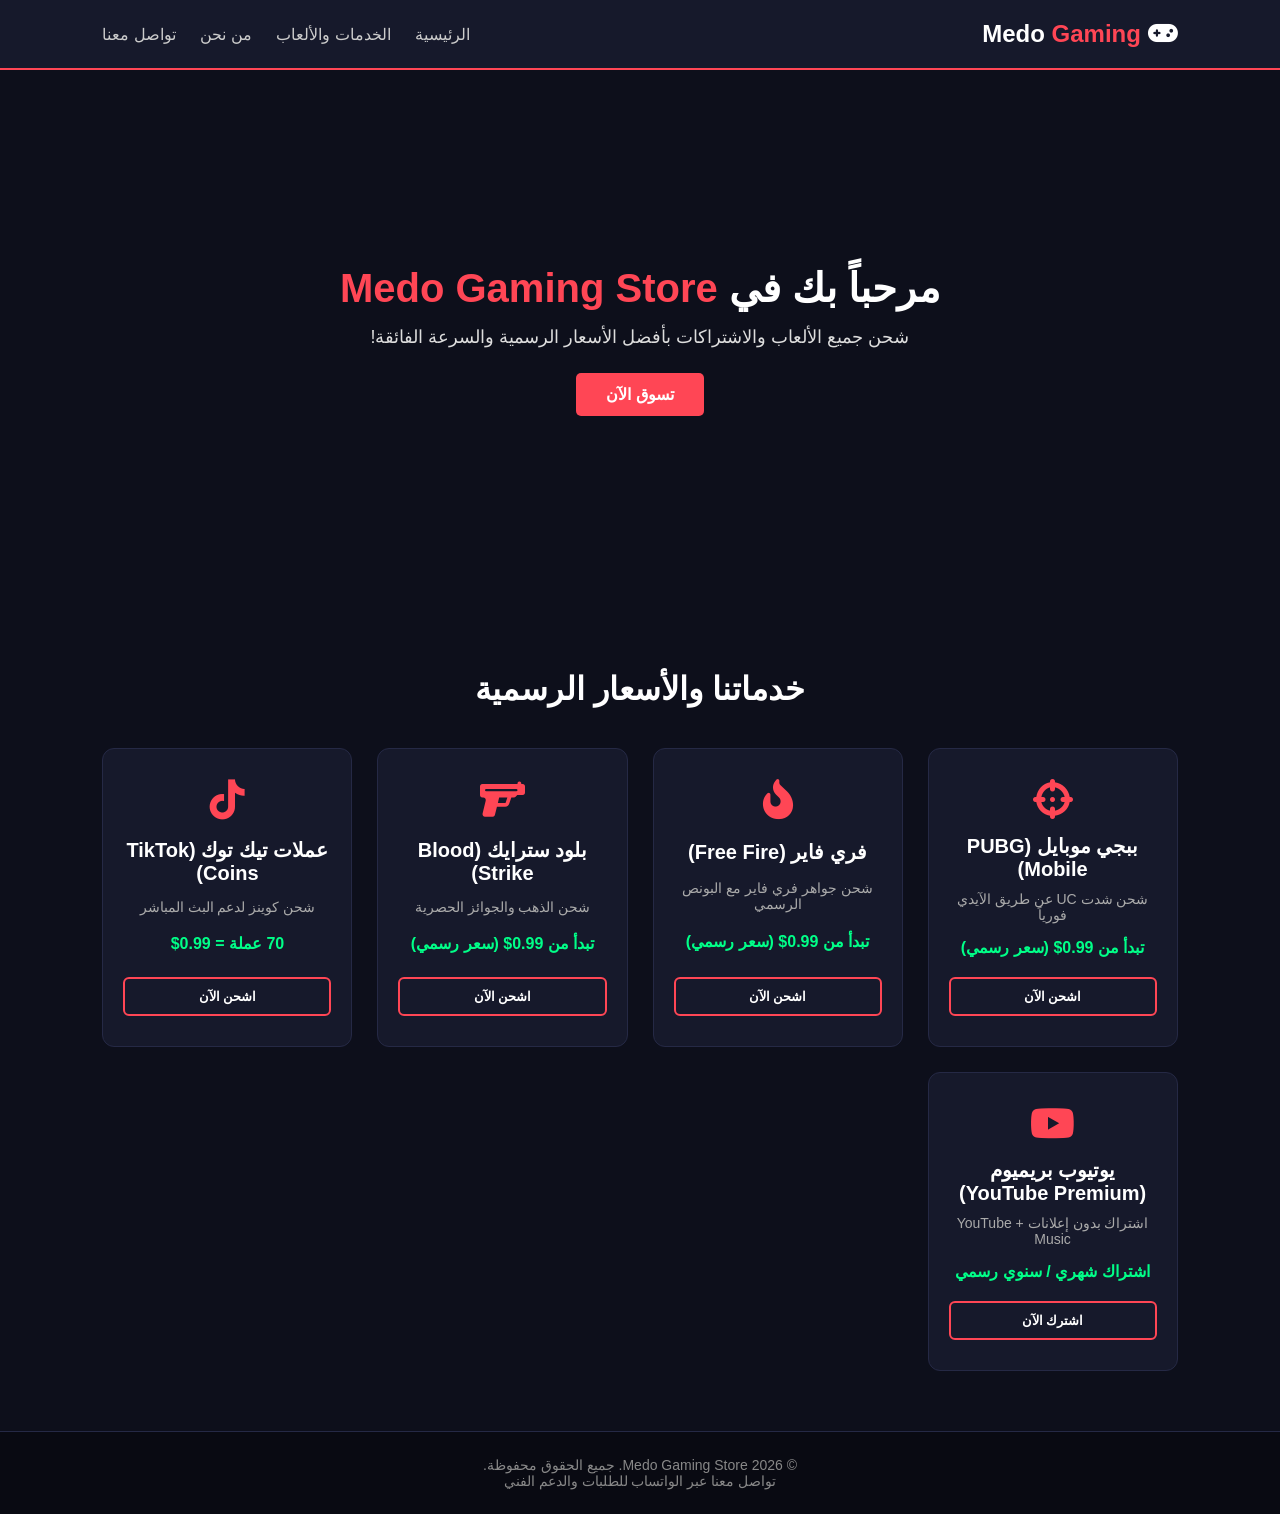
<file: index.html>
<!DOCTYPE html>
<html lang="ar" dir="rtl">
<head>
    <meta charset="UTF-8">
    <meta name="viewport" content="width=device-width, initial-scale=1.0">
    <title>Medo Gaming Store | متجر ميدو لشحن الألعاب والخدمات</title>
    <link rel="stylesheet" href="style.css">
    <link rel="stylesheet" href="https://cdnjs.cloudflare.com/ajax/libs/font-awesome/6.4.0/css/all.min.css">
</head>
<body>

    <!-- الهيدر والنافبار -->
    <header>
        <div class="logo">
            <i class="fa-solid fa-gamepad"></i> Medo <span>Gaming</span>
        </div>
        <nav>
            <a href="#hero">الرئيسية</a>
            <a href="#services">الخدمات والألعاب</a>
            <a href="#about">من نحن</a>
            <a href="#contact">تواصل معنا</a>
        </nav>
    </header>

    <!-- الهيرو سكشن -->
    <section id="hero" class="hero">
        <div class="hero-content">
            <h1>مرحباً بك في <span>Medo Gaming Store</span></h1>
            <p>شحن جميع الألعاب والاشتراكات بأفضل الأسعار الرسمية والسرعة الفائقة!</p>
            <a href="#services" class="btn">تسوق الآن</a>
        </div>
    </section>

    <!-- قسم المنتجات -->
    <section id="services" class="services">
        <h2>خدماتنا والأسعار الرسمية</h2>
        <div class="card-grid">

            <!-- ببجي -->
            <div class="card">
                <i class="fa-solid fa-crosshairs card-icon"></i>
                <h3>ببجي موبايل (PUBG Mobile)</h3>
                <p>شحن شدت UC عن طريق الآيدي فورياً</p>
                <div class="price">تبدأ من 0.99$ (سعر رسمي)</div>
                <button class="buy-btn" onclick="orderProduct('ببجي موبايل')">اشحن الآن</button>
            </div>

            <!-- فري فاير -->
            <div class="card">
                <i class="fa-solid fa-fire-flame-curved card-icon"></i>
                <h3>فري فاير (Free Fire)</h3>
                <p>شحن جواهر فري فاير مع البونص الرسمي</p>
                <div class="price">تبدأ من 0.99$ (سعر رسمي)</div>
                <button class="buy-btn" onclick="orderProduct('فري فاير')">اشحن الآن</button>
            </div>

            <!-- بلود سترايك -->
            <div class="card">
                <i class="fa-solid fa-gun card-icon"></i>
                <h3>بلود سترايك (Blood Strike)</h3>
                <p>شحن الذهب والجوائز الحصرية</p>
                <div class="price">تبدأ من 0.99$ (سعر رسمي)</div>
                <button class="buy-btn" onclick="orderProduct('بلود سترايك')">اشحن الآن</button>
            </div>

            <!-- عملات تيك توك -->
            <div class="card">
                <i class="fa-brands fa-tiktok card-icon"></i>
                <h3>عملات تيك توك (TikTok Coins)</h3>
                <p>شحن كوينز لدعم البث المباشر</p>
                <div class="price">70 عملة = 0.99$</div>
                <button class="buy-btn" onclick="orderProduct('عملات تيك توك')">اشحن الآن</button>
            </div>

            <!-- يوتيوب بريميوم -->
            <div class="card">
                <i class="fa-brands fa-youtube card-icon"></i>
                <h3>يوتيوب بريميوم (YouTube Premium)</h3>
                <p>اشتراك بدون إعلانات + YouTube Music</p>
                <div class="price">اشتراك شهري / سنوي رسمي</div>
                <button class="buy-btn" onclick="orderProduct('يوتيوب بريميوم')">اشترك الآن</button>
            </div>

        </div>
    </section>

    <!-- الفوتر -->
    <footer id="contact">
        <p>&copy; 2026 Medo Gaming Store. جميع الحقوق محفوظة.</p>
        <p>تواصل معنا عبر الواتساب للطلبات والدعم الفني</p>
    </footer>

    <script src="script.js"></script>
</body>
</html>
</file>
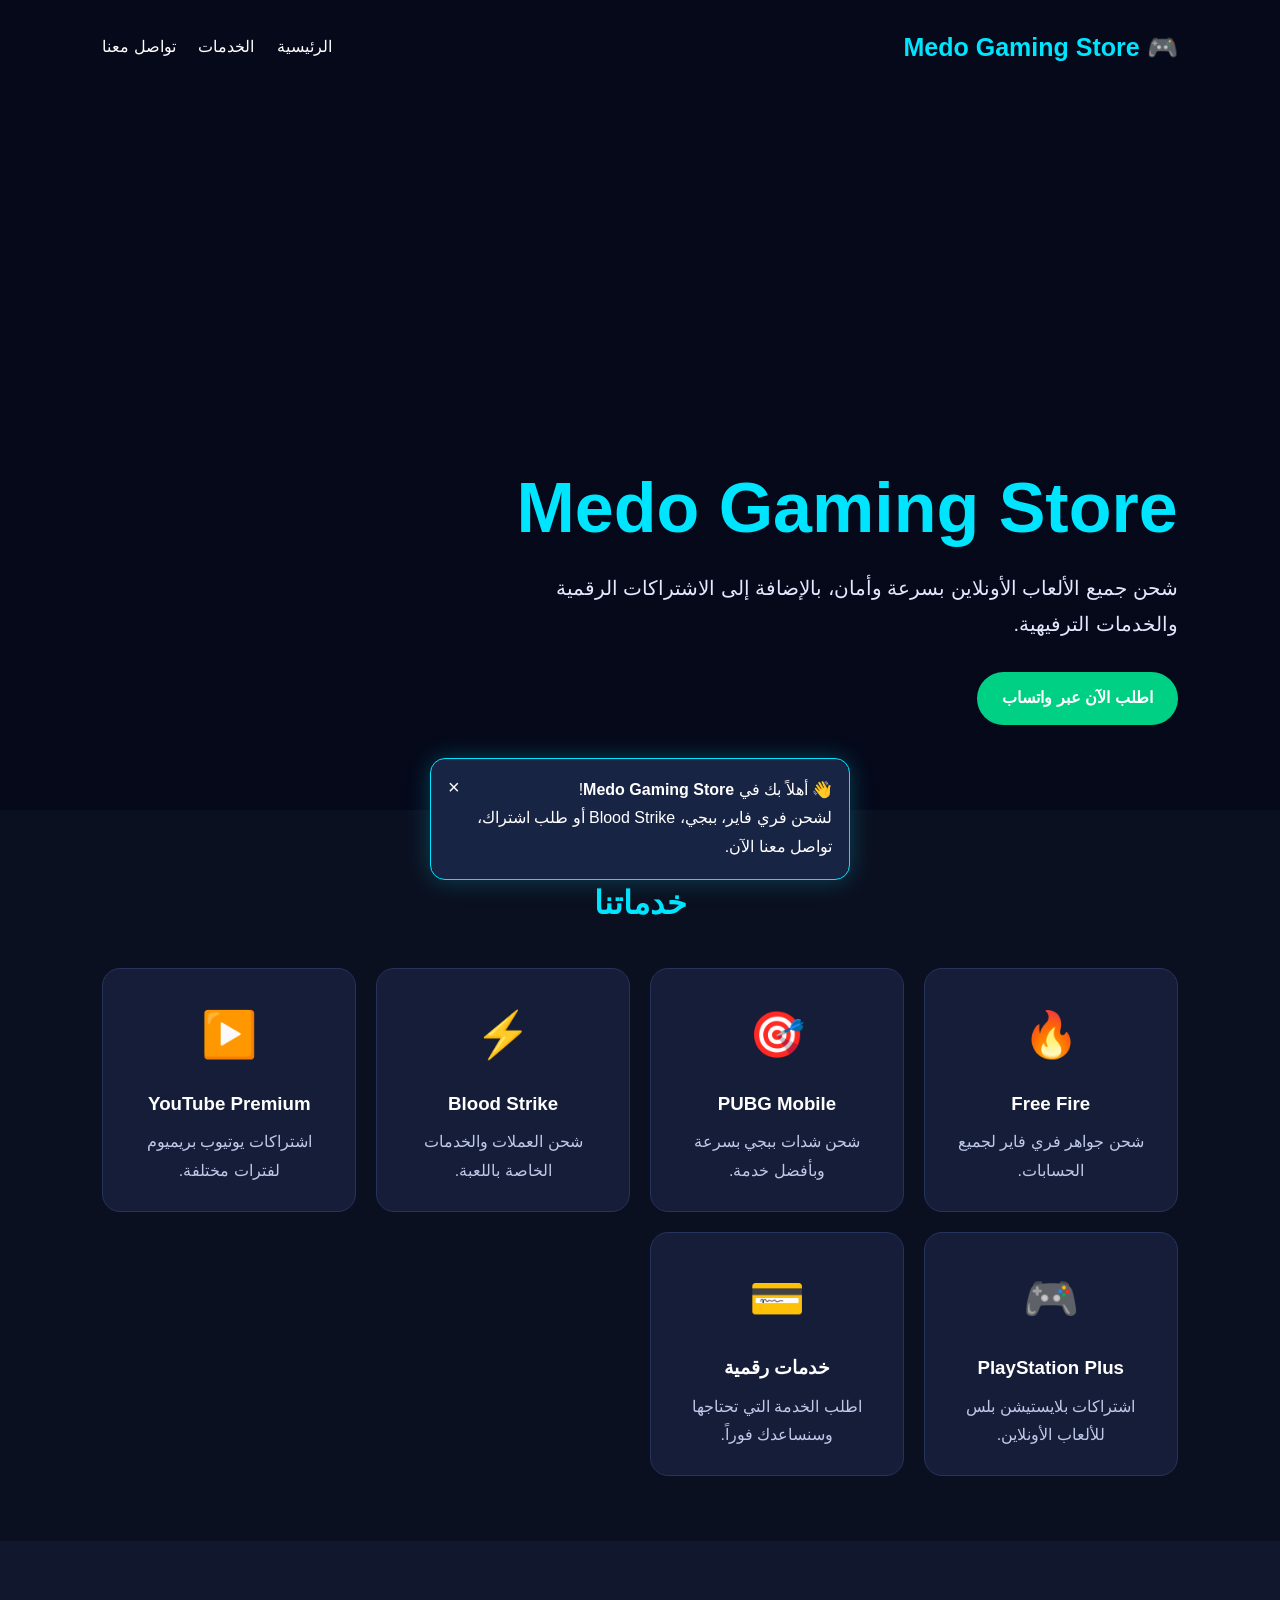
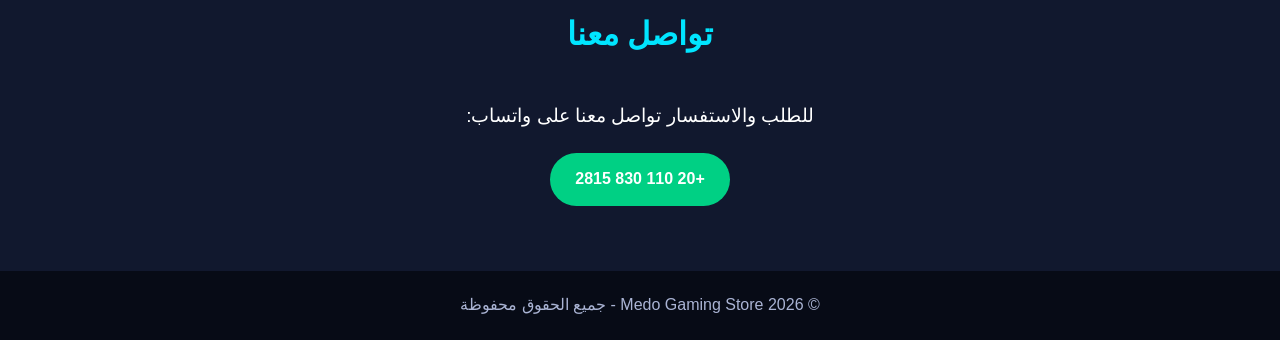
<file: file.html>
<!DOCTYPE html>
<html lang="ar" dir="rtl">
<head>
  <meta charset="UTF-8">
  <meta name="viewport" content="width=device-width, initial-scale=1.0">
  <title>Medo Gaming Store</title>

  <style>
    * {
      box-sizing: border-box;
      margin: 0;
      padding: 0;
      font-family: Arial, Tahoma, sans-serif;
    }

    body {
      background: #0b1020;
      color: white;
      line-height: 1.8;
    }

    header {
      min-height: 90vh;
      padding: 25px 8%;
      background:
        linear-gradient(rgba(5, 8, 25, .82), rgba(5, 8, 25, .95)),
        url("https://images.unsplash.com/photo-1542751371-adc38448a05e?auto=format&fit=crop&w=1600&q=80")
        center/cover;
      display: flex;
      flex-direction: column;
      justify-content: space-between;
    }

    nav {
      display: flex;
      justify-content: space-between;
      align-items: center;
      gap: 20px;
    }

    .logo {
      color: #00e5ff;
      font-size: 25px;
      font-weight: bold;
    }

    nav a {
      color: white;
      text-decoration: none;
      margin-right: 18px;
    }

    nav a:hover {
      color: #00e5ff;
    }

    .hero {
      max-width: 700px;
      padding: 60px 0;
    }

    .hero h1 {
      font-size: clamp(35px, 6vw, 70px);
      color: #00e5ff;
      line-height: 1.2;
      margin-bottom: 20px;
    }

    .hero p {
      font-size: 20px;
      color: #e4e8ff;
      margin-bottom: 30px;
    }

    .button {
      display: inline-block;
      background: #00d084;
      color: white;
      padding: 12px 25px;
      border-radius: 30px;
      text-decoration: none;
      font-weight: bold;
      transition: .3s;
    }

    .button:hover {
      background: #00a968;
      transform: scale(1.04);
    }

    section {
      padding: 65px 8%;
    }

    .section-title {
      text-align: center;
      color: #00e5ff;
      font-size: 32px;
      margin-bottom: 35px;
    }

    .services {
      display: grid;
      grid-template-columns: repeat(auto-fit, minmax(220px, 1fr));
      gap: 20px;
    }

    .card {
      background: #151d38;
      border: 1px solid #26345d;
      border-radius: 18px;
      padding: 25px;
      text-align: center;
      transition: .3s;
    }

    .card:hover {
      transform: translateY(-7px);
      border-color: #00e5ff;
    }

    .card .icon {
      font-size: 45px;
      margin-bottom: 12px;
    }

    .card h3 {
      color: #ffffff;
      margin-bottom: 8px;
    }

    .card p {
      color: #bfc8e8;
    }

    .contact {
      background: #11182e;
      text-align: center;
    }

    .contact p {
      font-size: 19px;
      margin-bottom: 20px;
    }

    footer {
      background: #070b16;
      text-align: center;
      padding: 20px;
      color: #aab4d4;
    }

    .welcome-message {
      position: fixed;
      bottom: 20px;
      left: 20px;
      right: 20px;
      max-width: 420px;
      margin: auto;
      background: #182444;
      border: 1px solid #00e5ff;
      border-radius: 15px;
      padding: 17px;
      box-shadow: 0 0 25px rgba(0, 229, 255, .25);
      z-index: 10;
      animation: slideUp .6s ease;
    }

    .welcome-message button {
      float: left;
      background: transparent;
      color: white;
      border: none;
      font-size: 20px;
      cursor: pointer;
    }

    @keyframes slideUp {
      from {
        opacity: 0;
        transform: translateY(30px);
      }
      to {
        opacity: 1;
        transform: translateY(0);
      }
    }

    @media (max-width: 600px) {
      nav {
        flex-direction: column;
        align-items: flex-start;
      }

      nav a {
        margin-right: 0;
        margin-left: 12px;
      }

      .hero p {
        font-size: 17px;
      }
    }
  </style>
</head>

<body>

  <header id="home">
    <nav>
      <div class="logo">🎮 Medo Gaming Store</div>

      <div>
        <a href="#home">الرئيسية</a>
        <a href="#services">الخدمات</a>
        <a href="#contact">تواصل معنا</a>
      </div>
    </nav>

    <div class="hero">
      <h1>Medo Gaming Store</h1>
      <p>
        شحن جميع الألعاب الأونلاين بسرعة وأمان، بالإضافة إلى الاشتراكات
        الرقمية والخدمات الترفيهية.
      </p>

      <a class="button"
         href="https://wa.me/201108302815?text=مرحباً، أريد طلب خدمة من Medo Gaming Store"
         target="_blank">
        اطلب الآن عبر واتساب
      </a>
    </div>
  </header>

  <section id="services">
    <h2 class="section-title">خدماتنا</h2>

    <div class="services">
      <div class="card">
        <div class="icon">🔥</div>
        <h3>Free Fire</h3>
        <p>شحن جواهر فري فاير لجميع الحسابات.</p>
      </div>

      <div class="card">
        <div class="icon">🎯</div>
        <h3>PUBG Mobile</h3>
        <p>شحن شدات ببجي بسرعة وبأفضل خدمة.</p>
      </div>

      <div class="card">
        <div class="icon">⚡</div>
        <h3>Blood Strike</h3>
        <p>شحن العملات والخدمات الخاصة باللعبة.</p>
      </div>

      <div class="card">
        <div class="icon">▶️</div>
        <h3>YouTube Premium</h3>
        <p>اشتراكات يوتيوب بريميوم لفترات مختلفة.</p>
      </div>

      <div class="card">
        <div class="icon">🎮</div>
        <h3>PlayStation Plus</h3>
        <p>اشتراكات بلايستيشن بلس للألعاب الأونلاين.</p>
      </div>

      <div class="card">
        <div class="icon">💳</div>
        <h3>خدمات رقمية</h3>
        <p>اطلب الخدمة التي تحتاجها وسنساعدك فوراً.</p>
      </div>
    </div>
  </section>

  <section id="contact" class="contact">
    <h2 class="section-title">تواصل معنا</h2>
    <p>للطلب والاستفسار تواصل معنا على واتساب:</p>

    <a class="button"
       href="https://wa.me/201108302815?text=مرحباً، أريد الاستفسار عن خدماتكم"
       target="_blank">
      +20 110 830 2815
    </a>
  </section>

  <footer>
    © 2026 Medo Gaming Store - جميع الحقوق محفوظة
  </footer>

  <div class="welcome-message" id="welcomeMessage">
    <button onclick="closeWelcome()">×</button>
    👋 أهلاً بك في <strong>Medo Gaming Store</strong>!
    <br>
    لشحن فري فاير، ببجي، Blood Strike أو طلب اشتراك، تواصل معنا الآن.
  </div>

  <script>
    function closeWelcome() {
      document.getElementById("welcomeMessage").style.display = "none";
    }

    setTimeout(function () {
      const message = document.getElementById("welcomeMessage");
      if (message) {
        message.style.display = "none";
      }
    }, 10000);
  </script>

</body>
</html>
</file>
<file: style.css>
* {
    margin: 0;
    padding: 0;
    box-sizing: border-box;
    font-family: 'Segoe UI', Tahoma, Geneva, Verdana, sans-serif;
}

body {
    background-color: #0d0f1b;
    color: #ffffff;
    direction: rtl;
}

/* النافبار */
header {
    display: flex;
    justify-content: space-between;
    align-items: center;
    padding: 20px 8%;
    background: #16192b;
    border-bottom: 2px solid #ff4655;
    position: sticky;
    top: 0;
    z-index: 1000;
}

.logo {
    font-size: 24px;
    font-weight: bold;
    color: #fff;
}

.logo span {
    color: #ff4655;
}

nav a {
    color: #ccc;
    text-decoration: none;
    margin-right: 20px;
    transition: 0.3s;
}

nav a:hover {
    color: #ff4655;
}

/* قسم الهيرو */
.hero {
    height: 60vh;
    display: flex;
    justify-content: center;
    align-items: center;
    text-align: center;
    background: linear-gradient(rgba(13, 15, 27, 0.8), rgba(13, 15, 27, 0.8)), url('https://images.unsplash.com/photo-1542751371-adc38448a05e?q=80&w=1000') center/cover;
}

.hero h1 {
    font-size: 40px;
    margin-bottom: 15px;
}

.hero h1 span {
    color: #ff4655;
}

.hero p {
    font-size: 18px;
    color: #ddd;
    margin-bottom: 25px;
}

.btn {
    display: inline-block;
    padding: 12px 30px;
    background: #ff4655;
    color: #fff;
    text-decoration: none;
    border-radius: 5px;
    font-weight: bold;
    transition: 0.3s;
}

.btn:hover {
    background: #e03e4d;
    transform: translateY(-3px);
}

/* قسم الكروت */
.services {
    padding: 60px 8%;
    text-align: center;
}

.services h2 {
    font-size: 32px;
    margin-bottom: 40px;
    color: #fff;
}

.card-grid {
    display: grid;
    grid-template-columns: repeat(auto-fit, minmax(250px, 1fr));
    gap: 25px;
}

.card {
    background: #16192b;
    padding: 30px 20px;
    border-radius: 12px;
    border: 1px solid #252945;
    transition: 0.3s;
    display: flex;
    flex-direction: column;
    justify-content: space-between;
}

.card:hover {
    transform: translateY(-8px);
    border-color: #ff4655;
    box-shadow: 0 10px 20px rgba(255, 70, 85, 0.2);
}

.card-icon {
    font-size: 40px;
    color: #ff4655;
    margin-bottom: 15px;
}

.card h3 {
    margin-bottom: 10px;
    font-size: 20px;
}

.card p {
    color: #aaa;
    font-size: 14px;
    margin-bottom: 15px;
}

.price {
    font-weight: bold;
    color: #00ff88;
    margin-bottom: 20px;
}

.buy-btn {
    background: transparent;
    border: 2px solid #ff4655;
    color: #fff;
    padding: 10px;
    border-radius: 6px;
    cursor: pointer;
    font-weight: bold;
    transition: 0.3s;
}

.buy-btn:hover {
    background: #ff4655;
}

/* الفوتر */
footer {
    background: #090a12;
    text-align: center;
    padding: 25px;
    border-top: 1px solid #252945;
    color: #888;
    font-size: 14px;
}
</file>
